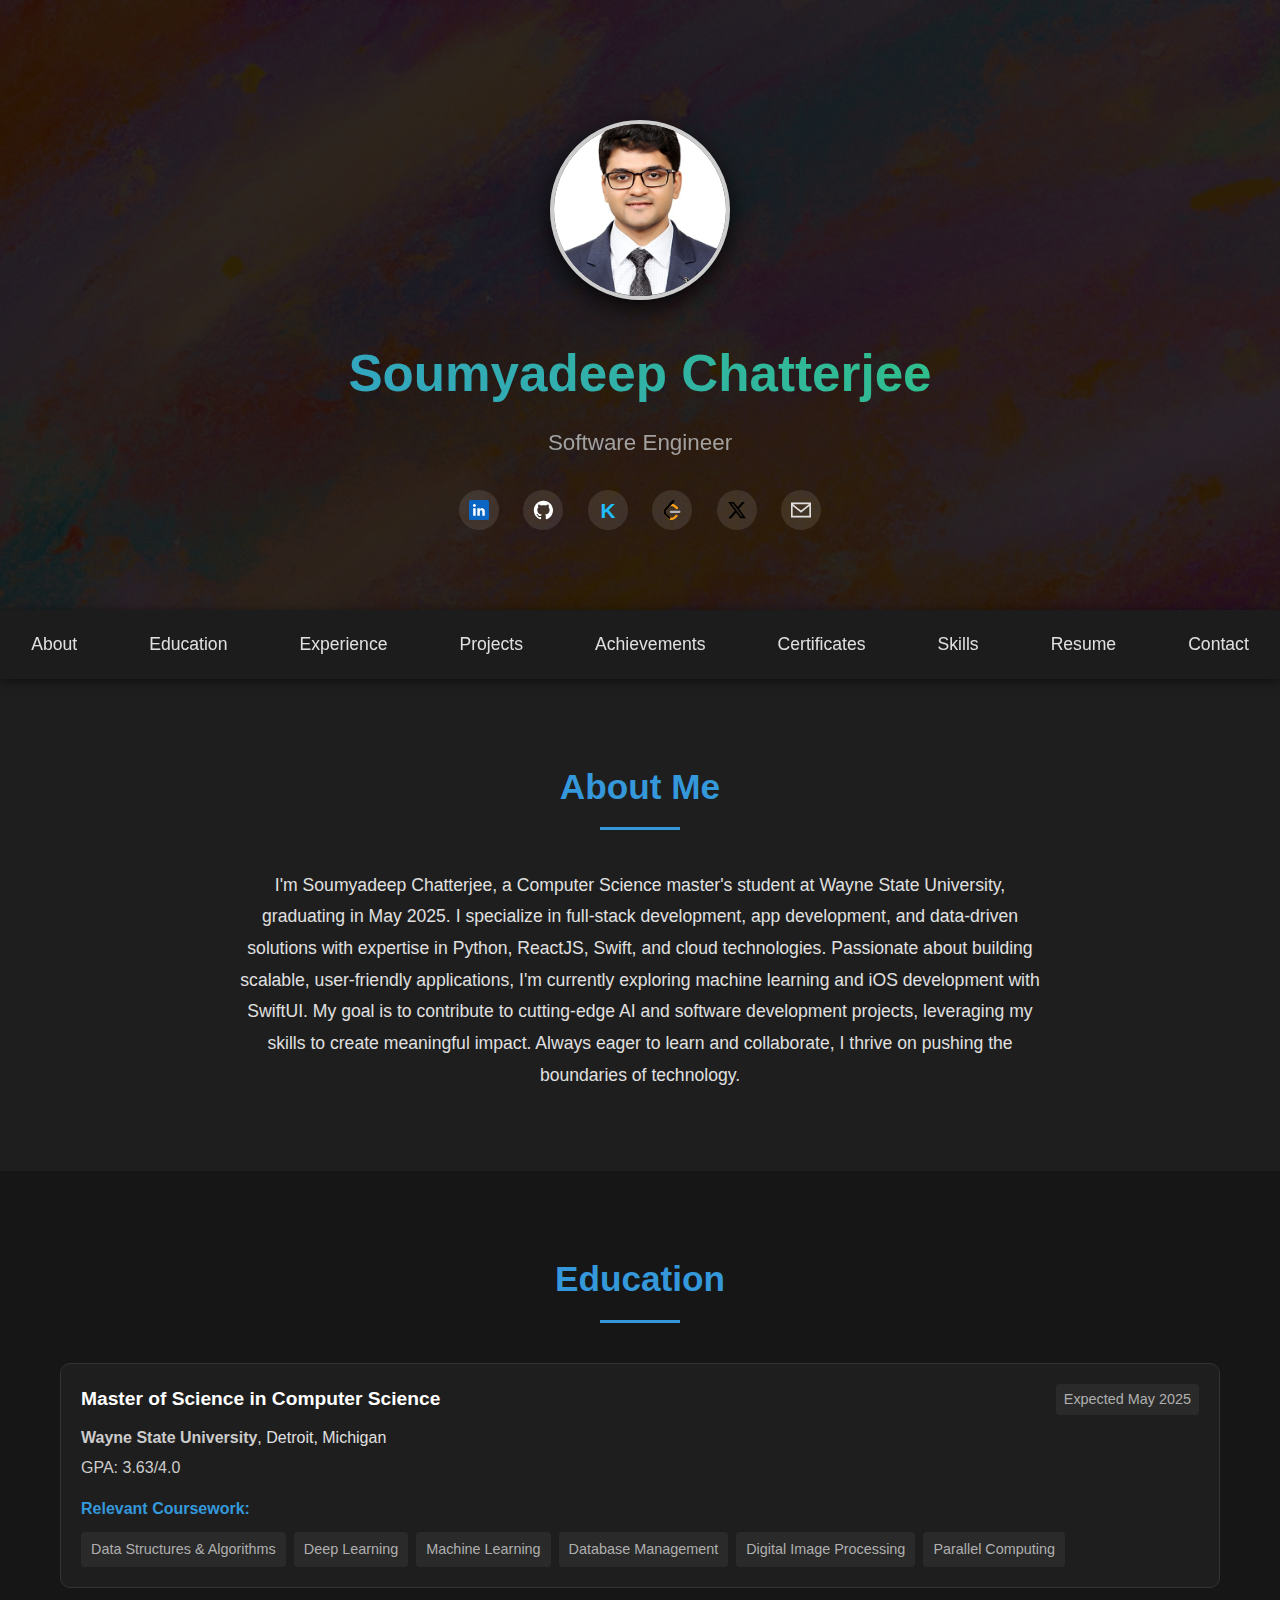
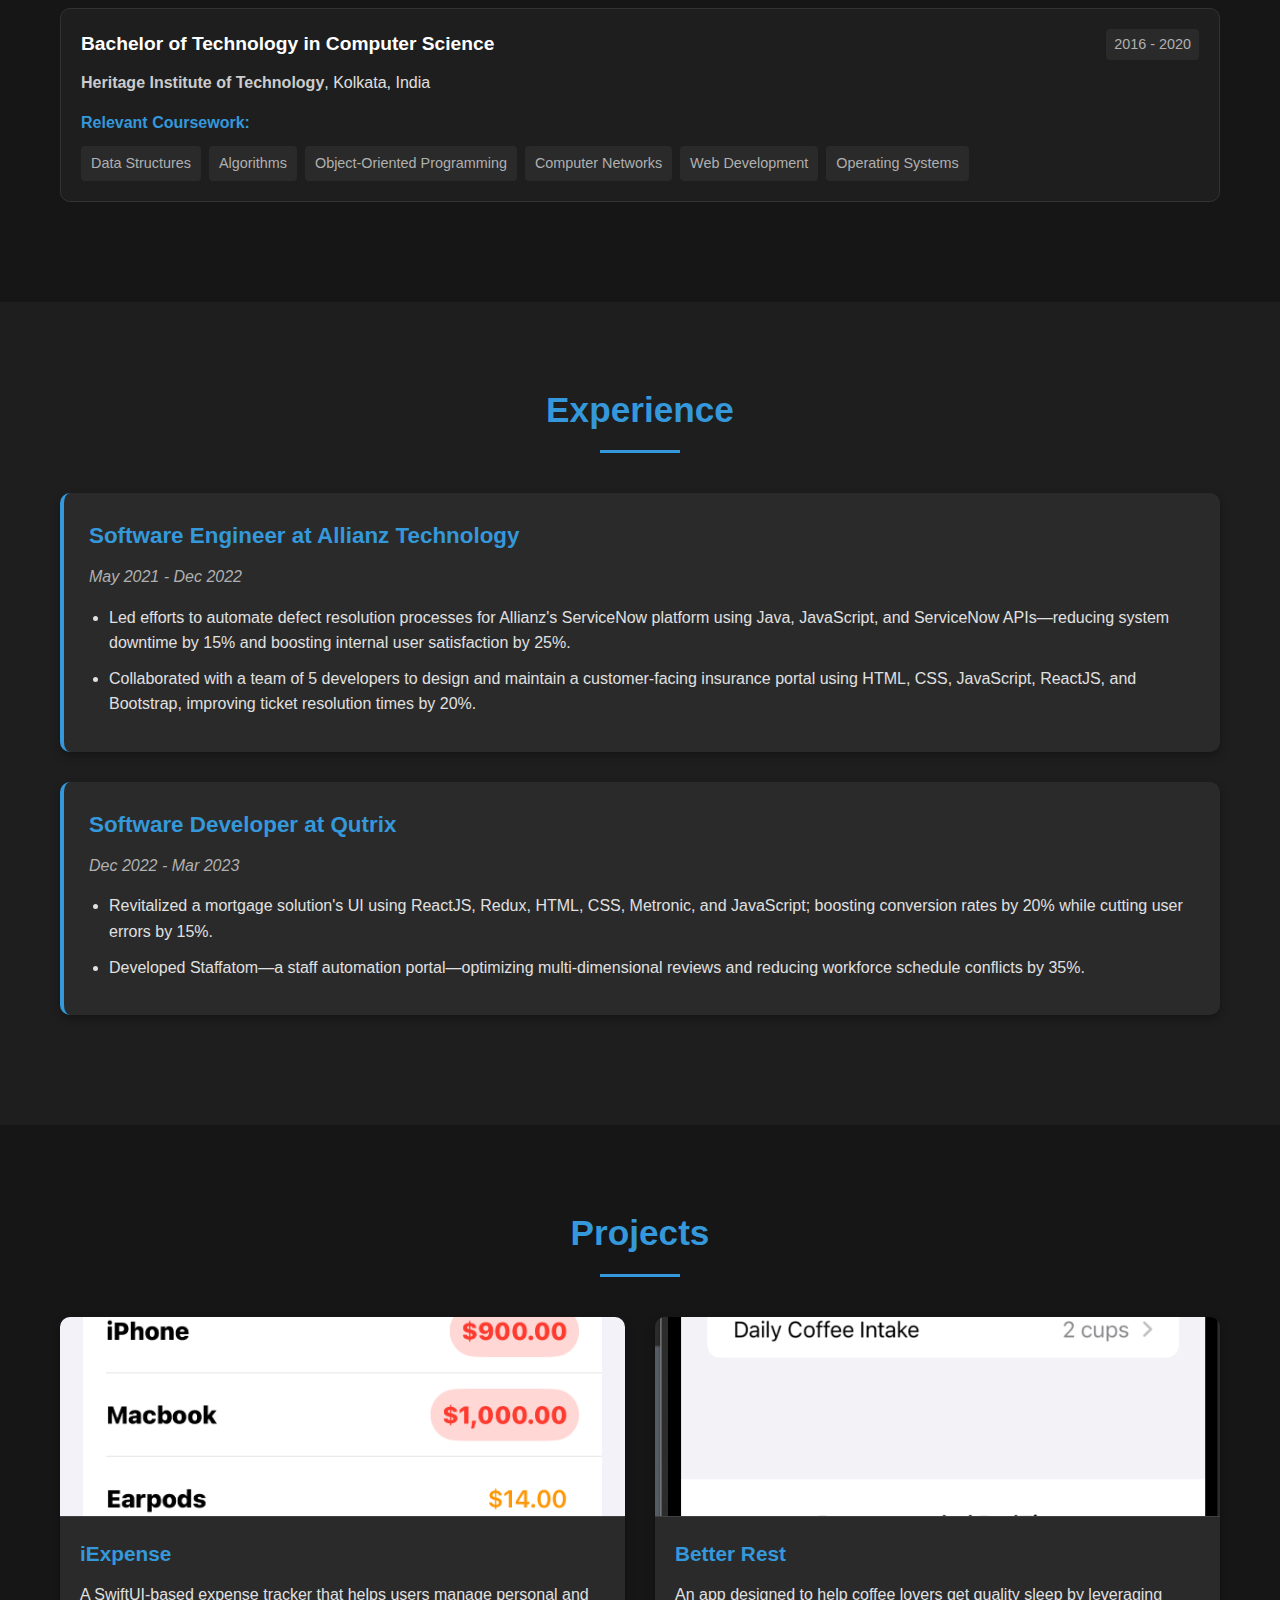
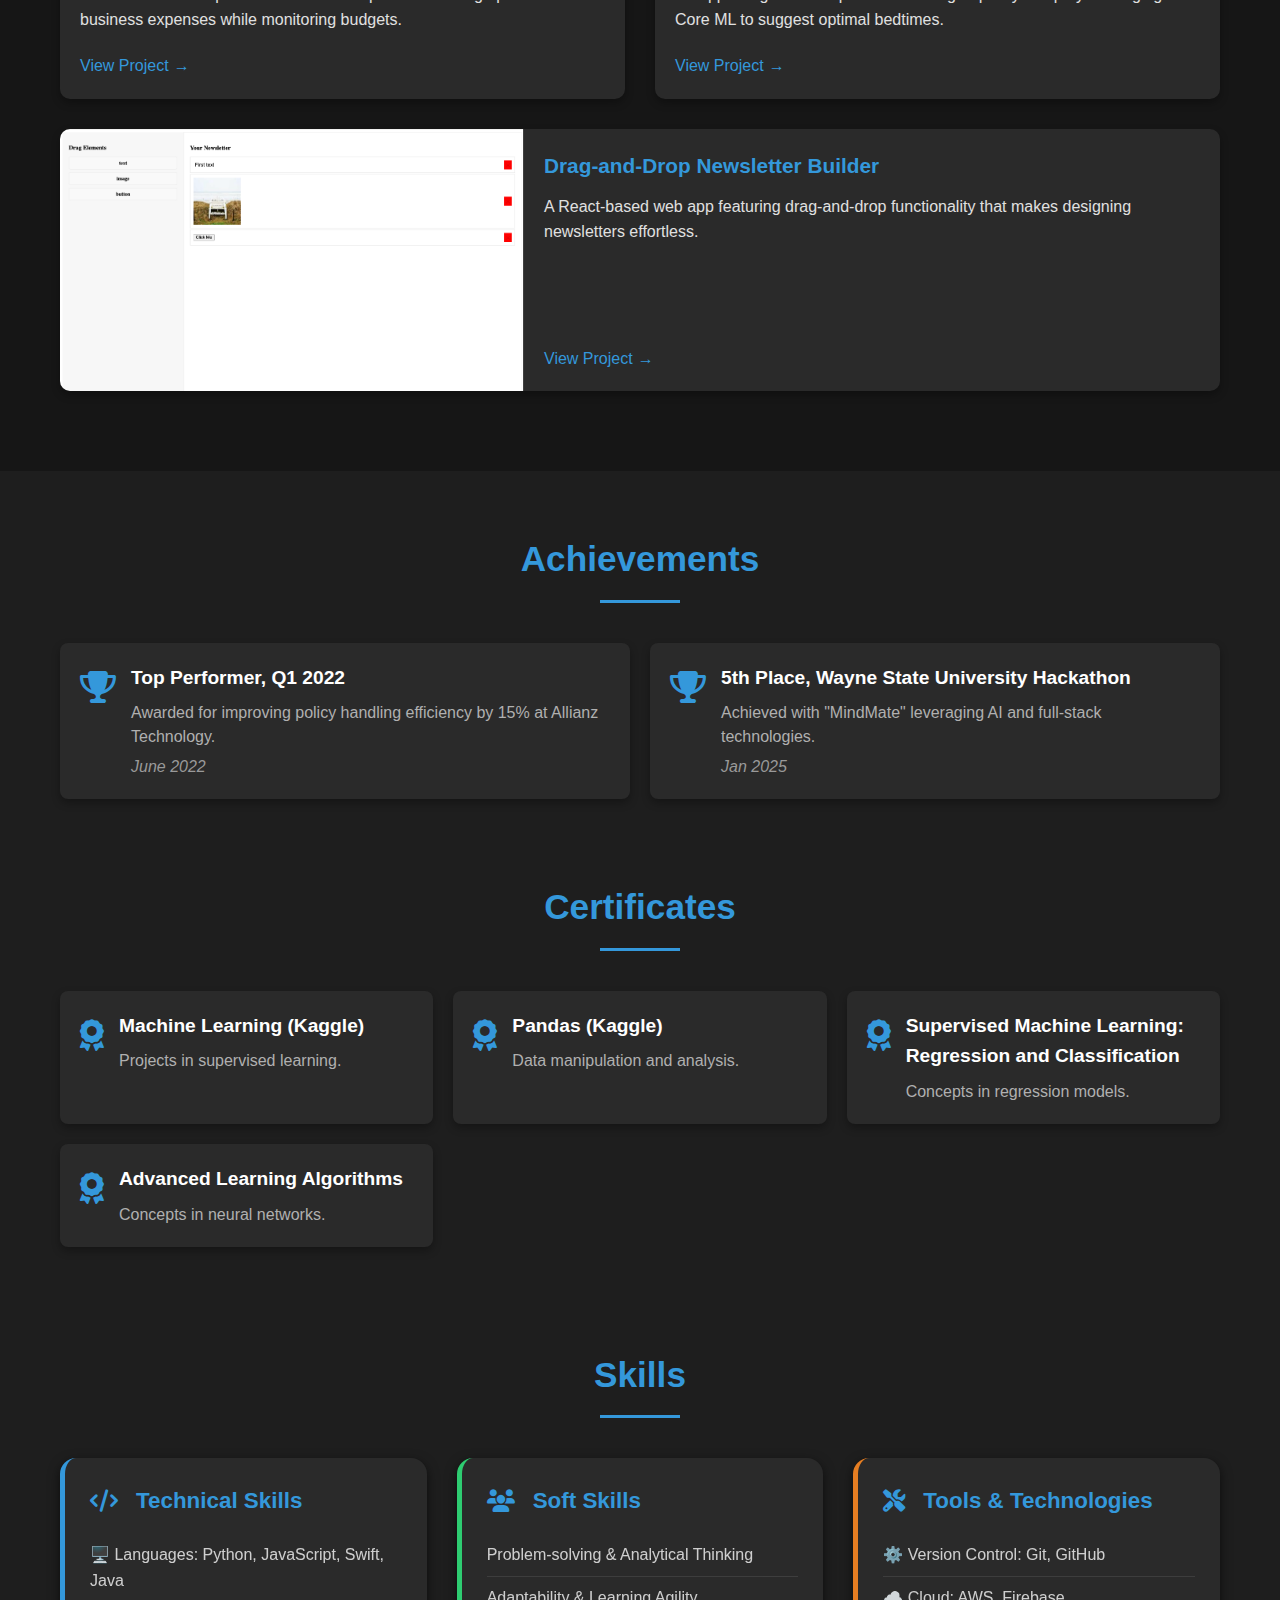
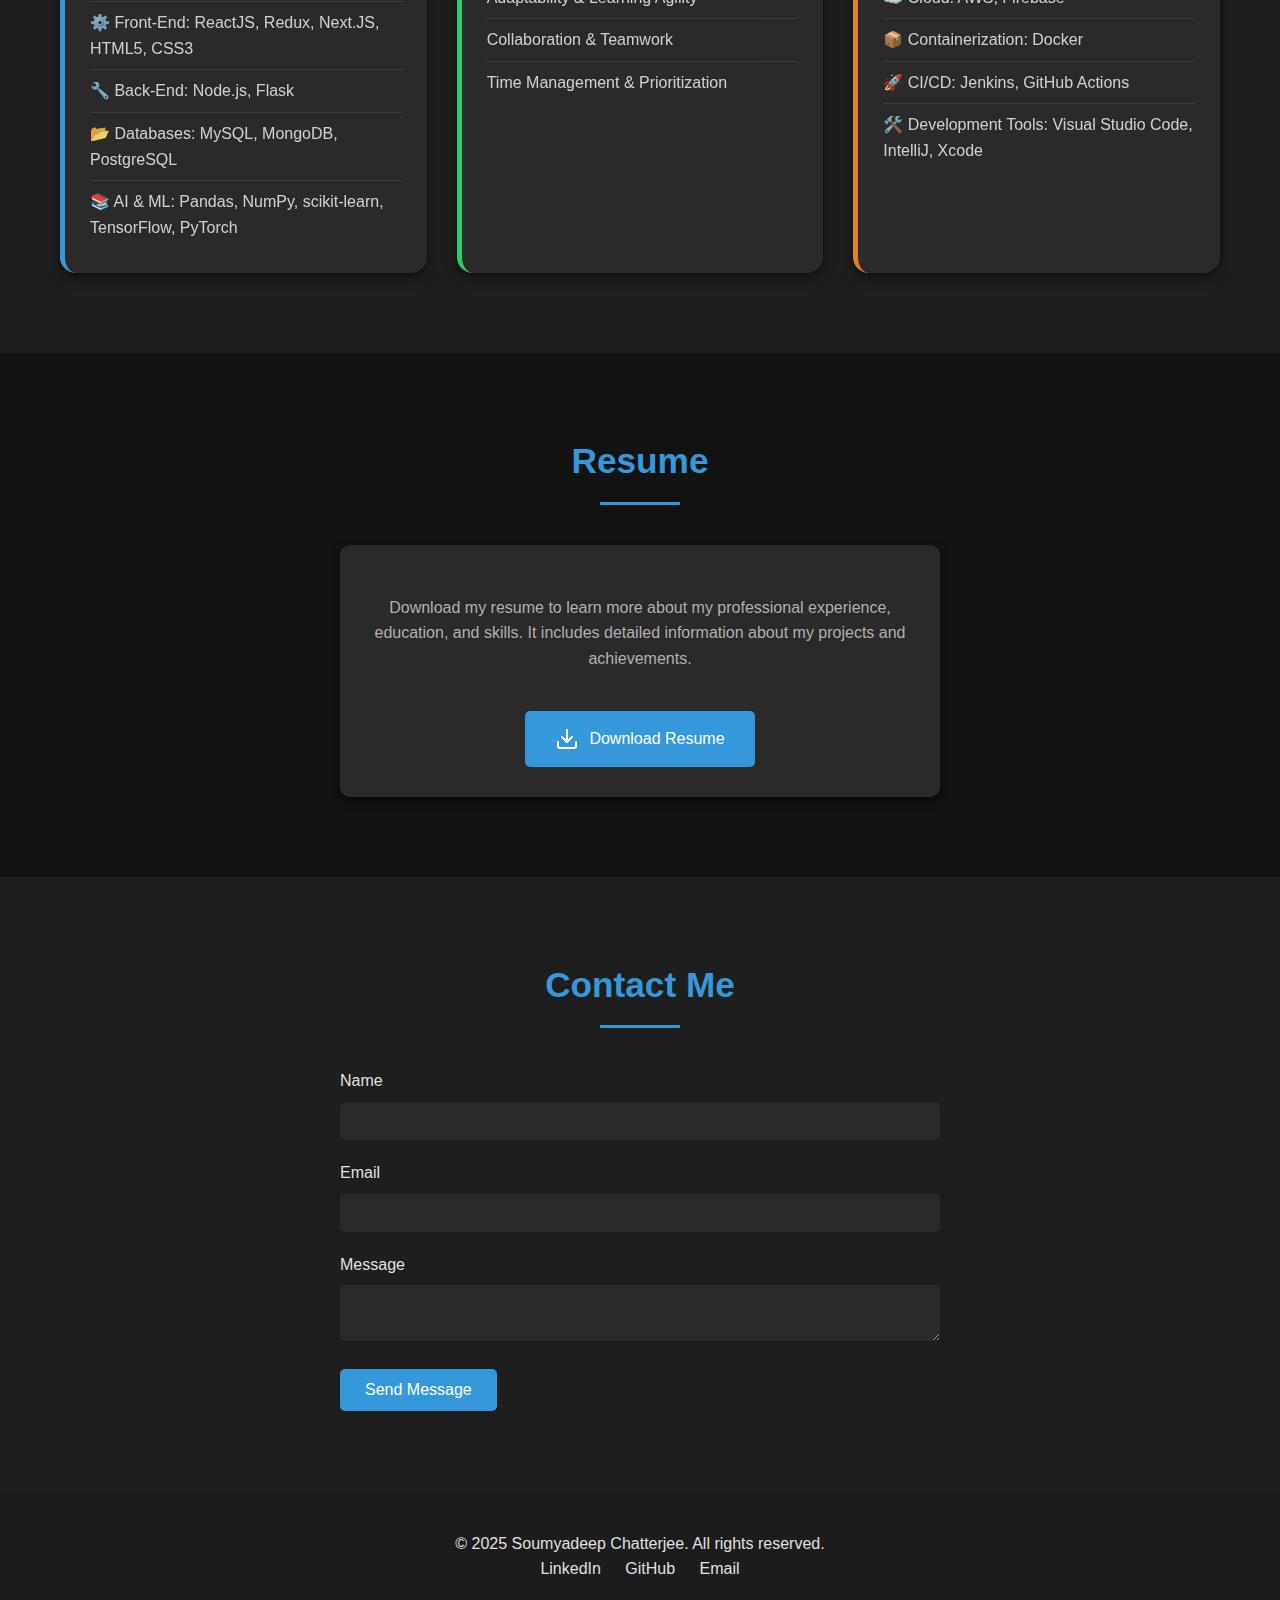
<file: index.html>
<!DOCTYPE html>
<html lang="en">

<head>
	<meta charset="UTF-8">
	<meta name="viewport" content="width=device-width, initial-scale=1.0">
	<meta name="description"
		content="Professional portfolio of Soumyadeep Chatterjee, a Software Engineer and Computer Science master's student at Wayne State University specializing in full-stack development, AI, and software engineering.">
	<link rel="icon" href="images/favicon.ico">
	<link rel="stylesheet" href="https://cdnjs.cloudflare.com/ajax/libs/font-awesome/6.4.0/css/all.min.css">
	<link rel="stylesheet" href="style.css">
	<title>Professional Portfolio || Soumyadeep Chatterjee</title>

</head>

<body>
	<header>
		<div class="container profile-container">
			<img src="images/ProfilePic.jpeg" alt="Profile Picture" class="profile-img">
			<h1>Soumyadeep Chatterjee</h1>
			<p>Software Engineer</p>
			<div class="header-social-links">
				<a href="https://www.linkedin.com/in/deep98/" target="_blank" aria-label="LinkedIn">
					<svg width="24" height="24" viewBox="0 0 24 24" xmlns="http://www.w3.org/2000/svg">
						<rect width="24" height="24" fill="#0A66C2" rx="2" ry="2" />
						<path fill="#FFFFFF"
							d="M8 19H5v-9h3v9zM6.5 8.25c-.966 0-1.75-.79-1.75-1.764S5.534 4.722 6.5 4.722 8.25 5.512 8.25 6.486 7.466 8.25 6.5 8.25zM19 19h-3v-4.74c0-1.42-.6-1.93-1.38-1.93-.78 0-1.62.51-1.62 1.93V19h-3v-9h2.9v1.3c.65-.84 1.69-1.4 2.7-1.4 1.55 0 3.36.86 3.36 3.66V19z" />
					</svg>
				</a>

				<a href="https://github.com/Soumya98-dev" target="_blank" aria-label="GitHub">
					<svg height="32" aria-hidden="true" viewBox="0 0 24 24" version="1.1" width="32" data-view-component="true"
						class="octicon octicon-mark-github v-align-middle" fill="white">
						<path
							d="M12.5.75C6.146.75 1 5.896 1 12.25c0 5.089 3.292 9.387 7.863 10.91.575.101.79-.244.79-.546 0-.273-.014-1.178-.014-2.142-2.889.532-3.636-.704-3.866-1.35-.13-.331-.69-1.352-1.18-1.625-.402-.216-.977-.748-.014-.762.906-.014 1.553.834 1.769 1.179 1.035 1.74 2.688 1.25 3.349.948.1-.747.402-1.25.733-1.538-2.559-.287-5.232-1.279-5.232-5.678 0-1.25.445-2.285 1.178-3.09-.115-.288-.517-1.467.115-3.048 0 0 .963-.302 3.163 1.179.92-.259 1.897-.388 2.875-.388.977 0 1.955.13 2.875.388 2.2-1.495 3.162-1.179 3.162-1.179.633 1.581.23 2.76.115 3.048.733.805 1.179 1.825 1.179 3.09 0 4.413-2.688 5.39-5.247 5.678.417.36.776 1.05.776 2.128 0 1.538-.014 2.774-.014 3.162 0 .302.216.662.79.547C20.709 21.637 24 17.324 24 12.25 24 5.896 18.854.75 12.5.75Z">
						</path>
					</svg>
				</a>

				<a href="https://www.kaggle.com/underwood98" target="_blank" aria-label="Kaggle">
					<svg width="20" height="20" viewBox="0 0 24 24" fill="none" xmlns="http://www.w3.org/2000/svg">
						<text x="50%" y="50%" text-anchor="middle" alignment-baseline="central" fill="#20BEFF"
							font-family="Arial, sans-serif" font-size="25" font-weight="bold">
							K
						</text>
					</svg>
				</a>

				<a href="https://leetcode.com/u/deep803/" target="_blank" aria-label="LeetCode">
					<svg width="95" height="111" viewBox="0 0 95 111" fill="none" xmlns="http://www.w3.org/2000/svg"
						class="h-full w-auto max-w-none">
						<path
							d="M68.0063 83.0664C70.5 80.5764 74.5366 80.5829 77.0223 83.0809C79.508 85.579 79.5015 89.6226 77.0078 92.1127L65.9346 103.17C55.7187 113.371 39.06 113.519 28.6718 103.513C28.6117 103.456 23.9861 98.9201 8.72653 83.957C-1.42528 74.0029 -2.43665 58.0749 7.11648 47.8464L24.9282 28.7745C34.4095 18.6219 51.887 17.5122 62.7275 26.2789L78.9048 39.362C81.6444 41.5776 82.0723 45.5985 79.8606 48.3429C77.6488 51.0873 73.635 51.5159 70.8954 49.3003L54.7182 36.2173C49.0488 31.6325 39.1314 32.2622 34.2394 37.5006L16.4274 56.5727C11.7767 61.5522 12.2861 69.574 17.6456 74.8292C28.851 85.8169 37.4869 94.2846 37.4969 94.2942C42.8977 99.496 51.6304 99.4184 56.9331 94.1234L68.0063 83.0664Z"
							fill="#FFA116"></path>
						<path fill-rule="evenodd" clip-rule="evenodd"
							d="M41.1067 72.0014C37.5858 72.0014 34.7314 69.1421 34.7314 65.615C34.7314 62.0879 37.5858 59.2286 41.1067 59.2286H88.1245C91.6454 59.2286 94.4997 62.0879 94.4997 65.615C94.4997 69.1421 91.6454 72.0014 88.1245 72.0014H41.1067Z"
							fill="#B3B3B3"></path>
						<path fill-rule="evenodd" clip-rule="evenodd"
							d="M49.9118 2.02335C52.3173 -0.55232 56.3517 -0.686894 58.9228 1.72277C61.494 4.13244 61.6284 8.17385 59.2229 10.7495L16.4276 56.5729C11.7768 61.552 12.2861 69.5738 17.6453 74.8292L37.4088 94.2091C39.9249 96.6764 39.968 100.72 37.505 103.24C35.042 105.761 31.0056 105.804 28.4895 103.337L8.72593 83.9567C-1.42529 74.0021 -2.43665 58.0741 7.1169 47.8463L49.9118 2.02335Z"
							fill="black"></path>
					</svg>
				</a>

				<a href="https://x.com/deepc98" target="_blank" aria-label="X(Twitter)">
					<svg viewBox="0 0 24 24" aria-hidden="true"
						class="r-4qtqp9 r-yyyyoo r-dnmrzs r-bnwqim r-lrvibr r-m6rgpd r-lrsllp r-18jsvk2 r-16y2uox r-8kz0gk">
						<g>
							<path
								d="M18.244 2.25h3.308l-7.227 8.26 8.502 11.24H16.17l-5.214-6.817L4.99 21.75H1.68l7.73-8.835L1.254 2.25H8.08l4.713 6.231zm-1.161 17.52h1.833L7.084 4.126H5.117z">
							</path>
						</g>
					</svg>
				</a>

				<a href="mailto:soumya.dc98@gmail.com" aria-label="Email">
					<svg width="20" height="20" fill="currentColor" viewBox="0 0 24 24">
						<path
							d="M0 3v18h24v-18h-24zm21.518 2l-9.518 7.713-9.518-7.713h19.036zm-19.518 14v-11.817l10 8.104 10-8.104v11.817h-20z" />
					</svg>
				</a>
			</div>
		</div>
	</header>

	<nav>
		<ul>
			<li><a href="#about">About</a></li>
			<li><a href="#education">Education</a></li>
			<li><a href="#experience">Experience</a></li>
			<li><a href="#projects">Projects</a></li>
			<li><a href="#achievements">Achievements</a></li>
			<li><a href="#certificates">Certificates</a></li>
			<li><a href="#skills">Skills</a></li>
			<li><a href="#resume-section">Resume</a></li>
			<li><a href="#contact">Contact</a></li>
		</ul>
	</nav>

	<section id="about">
		<div class="container">
			<h2>About Me</h2>
			<div class="about-content">
				<p>I'm Soumyadeep Chatterjee, a Computer Science master's student at Wayne State University, graduating
					in May 2025. I specialize in full-stack development, app development, and data-driven solutions with
					expertise in Python, ReactJS, Swift, and cloud technologies. Passionate about building scalable,
					user-friendly applications, I'm currently exploring machine learning and iOS development with
					SwiftUI. My goal is to contribute to cutting-edge AI and software development projects, leveraging
					my skills to create meaningful impact. Always eager to learn and collaborate, I thrive on pushing
					the boundaries of technology.</p>
			</div>
		</div>
	</section>

	<section id="education">
		<div class="container">
			<h2>Education</h2>

			<!-- Master's Degree -->
			<div class="education-item">
				<div class="education-top">
					<h3>Master of Science in Computer Science</h3>
					<span class="education-period">Expected May 2025</span>
				</div>
				<div class="education-details">
					<strong>Wayne State University</strong>, Detroit, Michigan
					<div class="gpa">GPA: 3.63/4.0</div>
				</div>
				<div class="courses">
					<h4>Relevant Coursework:</h4>
					<ul class="course-list">
						<li>Data Structures & Algorithms</li>
						<li>Deep Learning</li>
						<li>Machine Learning</li>
						<li>Database Management</li>
						<li>Digital Image Processing</li>
						<li>Parallel Computing</li>
					</ul>
				</div>
			</div>

			<!-- Bachelor's Degree -->
			<div class="education-item">
				<div class="education-top">
					<h3>Bachelor of Technology in Computer Science</h3>
					<span class="education-period">2016 - 2020</span>
				</div>
				<div class="education-details">
					<strong>Heritage Institute of Technology</strong>, Kolkata, India
				</div>
				<div class="courses">
					<h4>Relevant Coursework:</h4>
					<ul class="course-list">
						<li>Data Structures</li>
						<li>Algorithms</li>
						<li>Object-Oriented Programming</li>
						<li>Computer Networks</li>
						<li>Web Development</li>
						<li>Operating Systems</li>
					</ul>
				</div>
			</div>
		</div>
	</section>


	<section id="experience">
		<div class="container">
			<h2>Experience</h2>
			<div class="experience-item">
				<h3>Software Engineer at Allianz Technology</h3>
				<p class="date">May 2021 - Dec 2022</p>
				<ul>
					<li>Led efforts to automate defect resolution processes for Allianz's ServiceNow platform using
						Java, JavaScript, and ServiceNow APIs—reducing system downtime by 15% and boosting internal user
						satisfaction by 25%.</li>
					<li>Collaborated with a team of 5 developers to design and maintain a customer-facing insurance
						portal using HTML, CSS, JavaScript, ReactJS, and Bootstrap, improving ticket resolution times by
						20%.</li>
				</ul>
			</div>
			<div class="experience-item">
				<h3>Software Developer at Qutrix</h3>
				<p class="date">Dec 2022 - Mar 2023</p>
				<ul>
					<li>Revitalized a mortgage solution's UI using ReactJS, Redux, HTML, CSS, Metronic, and JavaScript;
						boosting conversion rates by 20% while cutting user errors by 15%.</li>
					<li>Developed Staffatom—a staff automation portal—optimizing multi-dimensional reviews and reducing
						workforce schedule conflicts by 35%.</li>
				</ul>
			</div>
		</div>
	</section>

	<section id="projects">
		<div class="container">
			<h2>Projects</h2>
			<div class="projects-grid">
				<div class="project-card">
					<img src="images/iExpense.png" alt="iExpense Project">
					<div class="project-content">
						<h3>iExpense</h3>
						<p>A SwiftUI-based expense tracker that helps users manage personal and business expenses while
							monitoring budgets.</p>
						<div class="project-links">
							<a href="https://github.com/Soumya98-dev/iExpense" class="project-link">View Project
								<span>&rarr;</span></a>
						</div>
					</div>
				</div>
				<div class="project-card">
					<img src="images/BetterRest.png" alt="Better Rest Project">
					<div class="project-content">
						<h3>Better Rest</h3>
						<p>An app designed to help coffee lovers get quality sleep by leveraging Core ML to suggest
							optimal bedtimes.</p>
						<div class="project-links">
							<a href="https://github.com/Soumya98-dev/BetterRest" class="project-link">View Project
								<span>&rarr;</span></a>
						</div>
					</div>
				</div>
				<div class="project-card featured-project">
					<img src="images/responsivenewsletter.png" alt="Newsletter Builder Project">
					<div class="project-content">
						<h3>Drag-and-Drop Newsletter Builder</h3>
						<p>A React-based web app featuring drag-and-drop functionality that makes designing newsletters
							effortless.</p>
						<div class="project-links">
							<a href="https://github.com/Soumya98-dev/Responsive-NewsLetter-Builder" class="project-link">View Project
								<span>&rarr;</span></a>
						</div>
					</div>
				</div>
			</div>
		</div>
	</section>

	<section id="achievements">
		<div class="container">
			<h2>Achievements</h2>
			<div class="achievement-grid">
				<!-- Achievement Card 1 -->
				<div class="achievement-card">
					<div class="achievement-icon">
						<i class="fas fa-trophy"></i>
					</div>
					<div class="achievement-content">
						<h3>Top Performer, Q1 2022</h3>
						<p>
							Awarded for improving policy handling efficiency by 15% at Allianz Technology.
							<span class="date-info">June 2022</span>
						</p>
					</div>
				</div>
				<!-- Achievement Card 2 -->
				<div class="achievement-card">
					<div class="achievement-icon">
						<i class="fas fa-trophy"></i>
					</div>
					<div class="achievement-content">
						<h3>5th Place, Wayne State University Hackathon</h3>
						<p>
							Achieved with "MindMate" leveraging AI and full-stack technologies.
							<span class="date-info">Jan 2025</span>
						</p>
					</div>
				</div>
			</div>
		</div>
	</section>


	<section id="certificates">
		<div class="container">
			<h2>Certificates</h2>
			<div class="certificate-grid">
				<div class="certificate-card">
					<div class="certificate-icon">
						<i class="fas fa-award"></i>
					</div>
					<div class="certificate-content">
						<h3>Machine Learning (Kaggle)</h3>
						<p>Projects in supervised learning.</p>
					</div>
				</div>

				<div class="certificate-card">
					<div class="certificate-icon">
						<i class="fas fa-award"></i>
					</div>
					<div class="certificate-content">
						<h3>Pandas (Kaggle)</h3>
						<p>Data manipulation and analysis.</p>
					</div>
				</div>

				<div class="certificate-card">
					<div class="certificate-icon">
						<i class="fas fa-award"></i>
					</div>
					<div class="certificate-content">
						<a href="https://www.coursera.org/account/accomplishments/verify/1ZRPS9Y24BPV" target="_blank">
							<h3>Supervised Machine Learning: Regression and Classification</h3>
						</a>
						<p>
							Concepts in regression models.

						</p>
					</div>
				</div>

				<div class="certificate-card">
					<div class="certificate-icon">
						<i class="fas fa-award"></i>
					</div>
					<div class="certificate-content">
						<a href="https://www.coursera.org/account/accomplishments/verify/KVAZCKUZN4LF" target="_blank">
							<h3>Advanced Learning Algorithms</h3>
						</a>
						<p>
							Concepts in neural networks.

						</p>
					</div>
				</div>
			</div>
		</div>
	</section>


	<section id="skills">
		<div class="container">
			<h2>Skills</h2>
			<div class="skills-grid">

				<div class="skill-category tech-skills">
					<h3><i class="fas fa-code"></i> Technical Skills</h3>
					<ul>
						<li><strong>🖥️ Languages:</strong> Python, JavaScript, Swift, Java</li>
						<li><strong>⚙️ Front-End:</strong> ReactJS, Redux, Next.JS, HTML5, CSS3</li>
						<li><strong>🔧 Back-End:</strong> Node.js, Flask</li>
						<li><strong>📂 Databases:</strong> MySQL, MongoDB, PostgreSQL</li>
						<li><strong>📚 AI & ML:</strong> Pandas, NumPy, scikit-learn, TensorFlow, PyTorch</li>
					</ul>
				</div>

				<div class="skill-category soft-skills">
					<h3><i class="fas fa-users"></i> Soft Skills</h3>
					<ul>
						<li>Problem-solving & Analytical Thinking</li>
						<li>Adaptability & Learning Agility</li>
						<li>Collaboration & Teamwork</li>
						<li>Time Management & Prioritization</li>
					</ul>
				</div>

				<div class="skill-category tools-tech">
					<h3><i class="fas fa-tools"></i> Tools & Technologies</h3>
					<ul>
						<li><strong>⚙️ Version Control:</strong> Git, GitHub</li>
						<li><strong>☁️ Cloud:</strong> AWS, Firebase</li>
						<li><strong>📦 Containerization:</strong> Docker</li>
						<li><strong>🚀 CI/CD:</strong> Jenkins, GitHub Actions</li>
						<li><strong>🛠️ Development Tools:</strong> Visual Studio Code, IntelliJ, Xcode</li>
					</ul>
				</div>
			</div>
	</section>

	<section id="resume-section">
		<div class="container">
			<h2>Resume</h2>
			<div class="resume-container">
				<p class="resume-description">
					Download my resume to learn more about my professional experience, education, and skills. It
					includes detailed information about my projects and achievements.
				</p>
				<a href="https://drive.google.com/file/d/1-LgebzDc6V-mtD7rW3RSf1DK0zYm5Ldo/view?usp=sharing" target="_blank"
					rel="noopener noreferrer" class="resume-download">
					<svg width="24" height="24" viewBox="0 0 24 24" fill="none" stroke="currentColor" stroke-width="2"
						stroke-linecap="round" stroke-linejoin="round">
						<path d="M21 15v4a2 2 0 0 1-2 2H5a2 2 0 0 1-2-2v-4" />
						<polyline points="7 10 12 15 17 10" />
						<line x1="12" y1="15" x2="12" y2="3" />
					</svg>
					Download Resume
				</a>
			</div>
		</div>
	</section>

	<section id="contact">
		<div class="container">
			<h2>Contact Me</h2>
			<form class="contact-form" action="https://formspree.io/f/xlddknng" method="POST">
				<div class="form-group">
					<label for="name">Name</label>
					<input type="text" id="name" name="name" required>
				</div>
				<div class="form-group">
					<label for="email">Email</label>
					<input type="email" id="email" name="email" required>
				</div>
				<div class="form-group">
					<label for="message">Message</label>
					<textarea id="message" name="message" required></textarea>
				</div>
				<input type="hidden" name="_subject" value="New Contact Form Submission">
				<input type="hidden" name="_next" value="https://soumya98-dev.github.io/thanks.html">
				<button type="submit">Send Message</button>
			</form>
		</div>
	</section>

	<footer>
		<div class="container">
			<p>© 2025 Soumyadeep Chatterjee. All rights reserved.</p>
			<div class="social-links">
				<a href="https://www.linkedin.com/in/deep98/">LinkedIn</a>
				<a href="https://github.com/Soumya98-dev">GitHub</a>
				<a href="mailto:soumya.dc98@gmail.com">Email</a>
			</div>
		</div>
	</footer>

	<script>
		window.addEventListener('scroll', function () {
			const nav = document.querySelector('nav');
			if (window.scrollY > 100) {
				nav.classList.add('scrolled');
			} else {
				nav.classList.remove('scrolled');
			}
		});
	</script>
</body>

</html>
</file>
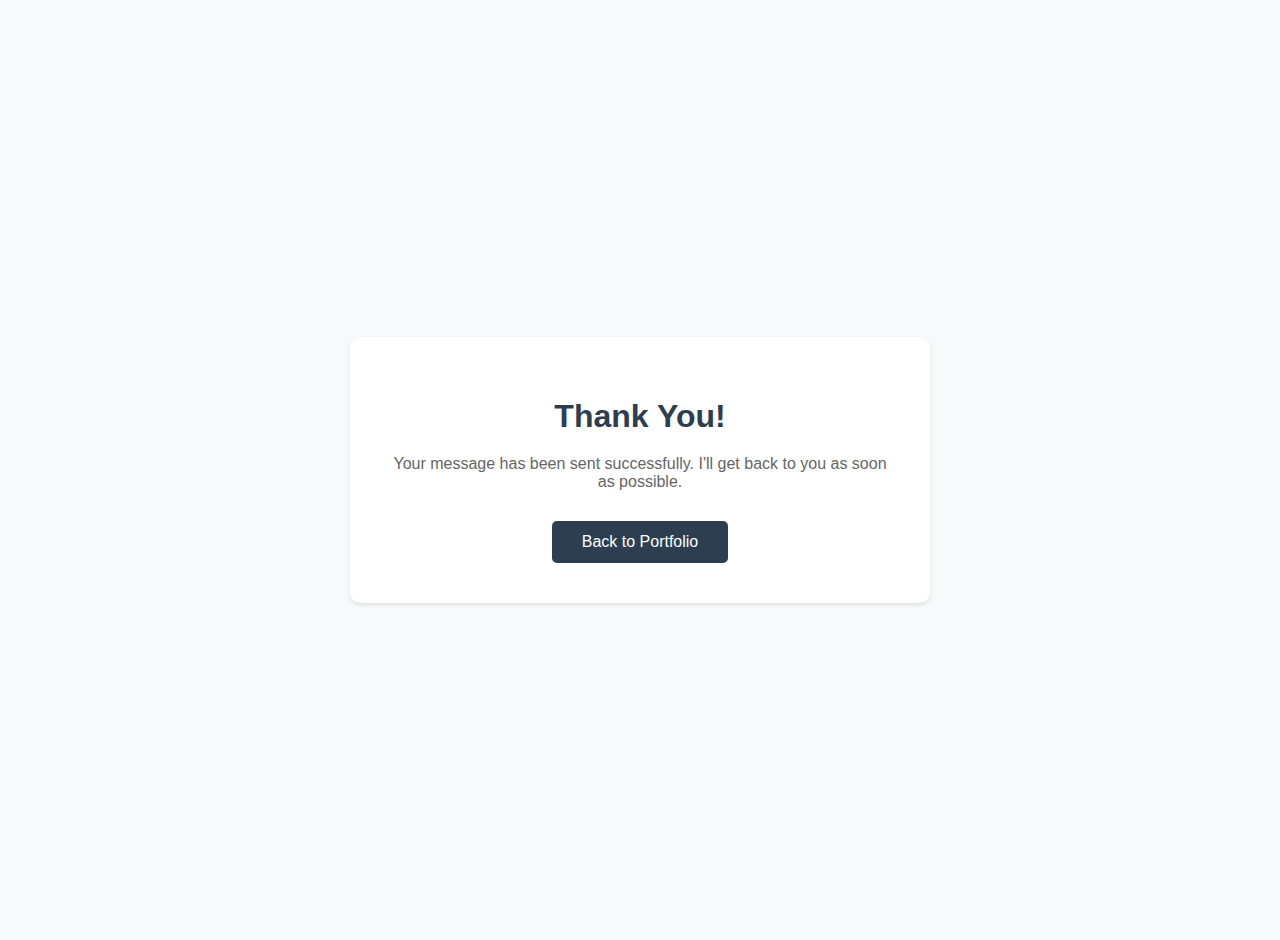
<file: thanks.html>
<!DOCTYPE html>
<html lang="en">

<head>
    <meta charset="UTF-8">
    <meta name="viewport" content="width=device-width, initial-scale=1.0">
    <title>Thank You || Soumyadeep Chatterjee</title>
    <style>
        body {
            font-family: -apple-system, BlinkMacSystemFont, 'Segoe UI', Roboto, Oxygen, Ubuntu, Cantarell, sans-serif;
            display: flex;
            flex-direction: column;
            align-items: center;
            justify-content: center;
            height: 100vh;
            margin: 0;
            background-color: #f8f9fa;
            text-align: center;
            padding: 20px;
        }

        .message {
            background: white;
            padding: 40px;
            border-radius: 10px;
            box-shadow: 0 2px 4px rgba(0, 0, 0, 0.1);
            max-width: 500px;
            width: 90%;
        }

        h1 {
            color: #2c3e50;
            margin-bottom: 20px;
        }

        p {
            color: #666;
            margin-bottom: 30px;
        }

        .button {
            display: inline-block;
            padding: 12px 30px;
            background: #2c3e50;
            color: white;
            text-decoration: none;
            border-radius: 5px;
            transition: background 0.2s;
        }

        .button:hover {
            background: #3498db;
        }
    </style>
</head>

<body>
    <div class="message">
        <h1>Thank You!</h1>
        <p>Your message has been sent successfully. I'll get back to you as soon as possible.</p>
        <a href="index.html" class="button">Back to Portfolio</a>
    </div>
</body>

</html>
</file>
<file: style.css>
* {
  margin: 0;
  padding: 0;
  box-sizing: border-box;
  font-family: -apple-system, BlinkMacSystemFont, "Segoe UI", Roboto, Oxygen,
    Ubuntu, Cantarell, sans-serif;
}

body {
  line-height: 1.6;
  color: #e0e0e0;
  background-color: #121212;
}

.container {
  max-width: 1200px;
  margin: 0 auto;
  padding: 0 20px;
}

/* Header */
header {
  background: linear-gradient(rgba(0, 0, 0, 0.7), rgba(0, 0, 0, 0.7)),
    url("images/OpenAI Academy.webp") no-repeat center center;
  background-size: cover;
  background-attachment: fixed;
  padding: 120px 0 80px;
  position: relative;
}

header::before {
  content: "";
  position: absolute;
  top: 0;
  left: 0;
  right: 0;
  bottom: 0;
  background: rgba(0, 0, 0, 0.4);
  z-index: 0;
}

.profile-container {
  position: relative;
  z-index: 1;
  text-align: center;
}

.profile-img {
  width: 180px;
  height: 180px;
  border-radius: 50%;
  margin-bottom: 25px;
  border: 4px solid rgba(224, 224, 224, 0.9);
  box-shadow: 0 8px 25px rgba(0, 0, 0, 0.8);
  transition: transform 0.3s ease, box-shadow 0.3s ease;
  object-fit: cover;
}

.profile-img:hover {
  transform: scale(1.05);
  box-shadow: 0 6px 20px rgba(0, 0, 0, 0.7);
}

header h1 {
  font-size: 3.2em;
  font-weight: 700;
  margin-bottom: 10px;
  background: linear-gradient(45deg, #3498db, #2ecc71);
  -webkit-background-clip: text;
  background-clip: text;
  -webkit-text-fill-color: transparent;
  text-shadow: none;
}

header p {
  font-size: 1.4em;
  opacity: 0.9;
  margin-bottom: 30px;
  font-weight: 300;
  color: #b0b0b0;
}

.header-social-links {
  margin-top: 20px;
}

.header-social-links a {
  display: inline-flex;
  align-items: center;
  justify-content: center;
  width: 40px;
  height: 40px;
  border-radius: 50%;
  background: rgba(255, 255, 255, 0.1);
  color: #e0e0e0;
  margin: 0 10px;
  transition: all 0.3s ease;
  text-decoration: none;
}

.header-social-links a:hover {
  background: rgba(255, 255, 255, 0.2);
  transform: translateY(-2px);
}

/* Force all icons (inline SVG or <i> elements) to the same size */
.header-social-links a svg,
.header-social-links a i {
  width: 20px; /* or 18px, 24px—whatever you prefer */
  height: 20px;
  /* If using Font Awesome <i>, 'font-size' can also help */
  font-size: 20px;
  /* Keep line-height small so the icon is centered vertically */
  line-height: 1;
}

/* Navigation */
nav {
  background: rgba(30, 30, 30, 0.95);
  padding: 20px 0;
  position: sticky;
  top: 0;
  z-index: 100;
  backdrop-filter: blur(10px);
  box-shadow: 0 2px 10px rgba(0, 0, 0, 0.5);
  transition: padding 0.3s ease, background 0.3s ease;
}

nav ul {
  list-style: none;
  display: flex;
  justify-content: center;
  gap: 40px;
  flex-wrap: wrap;
}

nav.scrolled {
  padding: 10px 0;
  background: rgba(10, 10, 10, 0.95);
}

nav a {
  color: #e0e0e0;
  text-decoration: none;
  font-weight: 500;
  font-size: 1.1em;
  padding: 8px 16px;
  border-radius: 20px;
  transition: all 0.3s ease;
}

nav a:hover {
  background: rgba(255, 255, 255, 0.1);
  color: #3498db;
}

/* Sections */
section {
  padding: 80px 0;
  background-color: #1e1e1e;
}

section:nth-of-type(even) {
  background-color: #161616;
}

section h2 {
  text-align: center;
  margin-bottom: 40px;
  color: #3498db;
  font-size: 2.2em;
  position: relative;
  padding-bottom: 15px;
}

section h2::after {
  content: "";
  position: absolute;
  bottom: 0;
  left: 50%;
  width: 80px;
  height: 3px;
  background: #3498db;
  transform: translateX(-50%);
}

/* About */
.about-content {
  max-width: 800px;
  margin: 0 auto;
  text-align: center;
  font-size: 1.1em;
  line-height: 1.8;
}

/* Education */
.education-item {
  background-color: #1e1e1e; /* Matches your dark theme */
  border: 1px solid #333; /* Subtle border */
  padding: 20px;
  border-radius: 10px;
  margin-bottom: 20px;
  transition: transform 0.3s ease, box-shadow 0.3s ease;
}

.education-item:hover {
  transform: translateY(-3px);
  box-shadow: 0 6px 12px rgba(0, 0, 0, 0.5);
}

.education-top {
  display: flex;
  flex-wrap: wrap; /* So date wraps nicely on small screens */
  justify-content: space-between;
  align-items: center;
  margin-bottom: 10px;
}

.education-top h3 {
  margin: 0;
  font-size: 1.2rem;
  color: #fff; /* Title color */
}

.education-period {
  background: #2a2a2a;
  color: #b0b0b0;
  padding: 4px 8px;
  border-radius: 4px;
  font-size: 0.9rem;
}

.education-details {
  margin-bottom: 10px;
}

.education-details strong {
  color: #ccc;
  font-weight: 600;
}

.gpa {
  margin-top: 5px;
  color: #ccc;
  font-weight: 400;
}

.courses h4 {
  margin: 15px 0 10px;
  color: #3498db; /* Accent color for subheading */
}

.course-list {
  display: flex;
  flex-wrap: wrap;
  gap: 8px;
  list-style: none;
  padding-left: 0; /* Remove default list padding */
  margin: 0;
}

.course-list li {
  background: #2a2a2a;
  padding: 6px 10px;
  border-radius: 4px;
  color: #b0b0b0;
  font-size: 0.9rem;
  transition: background 0.3s;
}

.course-list li:hover {
  background: #333;
  cursor: default;
}

/* Experience */
.experience-item {
  margin-bottom: 30px;
  padding: 25px;
  border-radius: 10px;
  background: #2a2a2a;
  border-left: 4px solid #3498db;
  color: #e0e0e0;
  box-shadow: 0 4px 8px rgba(0, 0, 0, 0.3);
  transition: transform 0.3s ease, box-shadow 0.3s ease;
}

.experience-item:hover {
  transform: translateY(-5px);
  box-shadow: 0 6px 12px rgba(0, 0, 0, 0.5);
}

.experience-item h3 {
  color: #3498db;
  margin-bottom: 10px;
  font-size: 1.4em;
}

.experience-item .date {
  color: #b0b0b0;
  font-style: italic;
  margin-bottom: 15px;
}

.experience-item ul {
  padding-left: 20px;
}

.experience-item li {
  margin-bottom: 10px;
}

/* Projects */
.projects-grid {
  display: grid;
  grid-template-columns: repeat(auto-fit, minmax(300px, 1fr));
  gap: 30px;
  margin-top: 40px;
}

.project-card {
  background: #2a2a2a;
  border-radius: 10px;
  overflow: hidden;
  box-shadow: 0 4px 8px rgba(0, 0, 0, 0.3);
  transition: transform 0.3s ease, box-shadow 0.3s ease;
  display: flex;
  flex-direction: column;
}

.project-card img {
  width: 100%;
  height: 200px;
  object-fit: cover;
  border-bottom: 1px solid #404040;
}

.project-card.featured-project {
  grid-column: span 2;
  flex-direction: row;
  align-items: stretch;
}

.project-card.featured-project img {
  width: 40%;
  height: auto;
  object-fit: cover;
  border-right: 1px solid #404040;
  border-bottom: none;
}

.project-card.featured-project .project-content {
  width: 60%;
}

.project-content {
  padding: 20px;
  display: flex;
  flex-direction: column;
  flex-grow: 1;
}

.project-card h3 {
  color: #3498db;
  margin-bottom: 12px;
  font-size: 1.3em;
}

.project-card p {
  color: #e0e0e0;
  margin-bottom: 20px;
  flex-grow: 1;
}

.project-links {
  margin-top: auto;
}

.project-link {
  color: #3498db;
  text-decoration: none;
  font-weight: 500;
  display: inline-flex;
  align-items: center;
  transition: transform 0.2s ease;
}

.project-link span {
  margin-left: 5px;
  transition: transform 0.2s ease;
}

.project-link:hover span {
  transform: translateX(3px);
}

.project-card:hover {
  transform: translateY(-5px);
  box-shadow: 0 8px 16px rgba(0, 0, 0, 0.5);
}

/* Achievements & Certificates Sections */
/* Achievements Section */
#achievements {
  padding: 60px 0; /* Adjust if needed to reduce big gaps */
  background-color: #1e1e1e;
}

#achievements h2 {
  text-align: center;
  margin-bottom: 40px;
  color: #3498db;
  font-size: 2.2em;
  position: relative;
  padding-bottom: 15px;
}

#achievements h2::after {
  content: "";
  position: absolute;
  bottom: 0;
  left: 50%;
  width: 80px;
  height: 3px;
  background: #3498db;
  transform: translateX(-50%);
}

/* Achievements Grid */
.achievement-grid {
  display: grid;
  gap: 20px;
  grid-template-columns: repeat(auto-fit, minmax(300px, 1fr));
}

/* Individual Achievement Card */
.achievement-card {
  background: #2a2a2a;
  border-radius: 8px;
  padding: 20px;
  display: flex;
  gap: 15px;
  align-items: flex-start;
  box-shadow: 0 4px 8px rgba(0, 0, 0, 0.3);
  transition: transform 0.3s ease, box-shadow 0.3s ease;
}

.achievement-card:hover {
  transform: translateY(-3px);
  box-shadow: 0 6px 12px rgba(0, 0, 0, 0.5);
}

/* Trophy Icon */
.achievement-icon {
  font-size: 2em;
  color: #3498db;
  flex-shrink: 0;
}

/* Achievement Content */
.achievement-content h3 {
  color: #fff;
  margin-bottom: 8px;
  font-size: 1.2em;
}

.achievement-content p {
  color: #b0b0b0;
  line-height: 1.5;
}

.date-info {
  display: block;
  margin-top: 6px;
  font-style: italic;
  color: #999;
}

/* Certificates Section */
#certificates {
  padding: 20px 0;
  background-color: #1e1e1e;
}

#certificates h2 {
  text-align: center;
  margin-bottom: 40px;
  color: #3498db;
  font-size: 2.2em;
  position: relative;
  padding-bottom: 15px;
}

#certificates h2::after {
  content: "";
  position: absolute;
  bottom: 0;
  left: 50%;
  width: 80px;
  height: 3px;
  background: #3498db;
  transform: translateX(-50%);
}

/* Certificate Cards Grid */
.certificate-grid {
  display: grid;
  gap: 20px;
  /* Adjust the min width to fit your design preference */
  grid-template-columns: repeat(auto-fit, minmax(280px, 1fr));
}

/* Individual Certificate Card */
.certificate-card {
  background: #2a2a2a;
  border-radius: 8px;
  padding: 20px;
  display: flex;
  align-items: flex-start;
  gap: 15px;
  box-shadow: 0 4px 8px rgba(0, 0, 0, 0.3);
  transition: transform 0.3s ease, box-shadow 0.3s ease;
}

.certificate-card:hover {
  transform: translateY(-3px);
  box-shadow: 0 6px 12px rgba(0, 0, 0, 0.5);
}

/* Certificate Icon */
.certificate-icon {
  font-size: 2em;
  color: #3498db;
  flex-shrink: 0; /* Keeps icon from shrinking in small spaces */
}

/* Certificate Content */
.certificate-content h3 {
  color: #fff;
  margin-bottom: 8px;
  font-size: 1.2em;
}

.certificate-content p {
  color: #b0b0b0;
  line-height: 1.5;
}

.certificate-content a {
  color: #3498db;
  text-decoration: none;
  transition: color 0.2s ease;
}

.certificate-content a:hover {
  text-decoration: underline;
}

/* Skills */
.skills-grid {
  display: grid;
  grid-template-columns: repeat(auto-fit, minmax(300px, 1fr));
  gap: 30px;
}

.skill-category {
  background: #2a2a2a;
  padding: 25px;
  border-radius: 16px;
  box-shadow: 0 4px 12px rgba(0, 0, 0, 0.6);
  transition: transform 0.3s ease, box-shadow 0.3s ease;
}

.skill-category:hover {
  transform: translateY(-5px);
  box-shadow: 0 8px 16px rgba(0, 0, 0, 0.8);
}

.skill-category h3 {
  font-size: 1.4em;
  color: #3498db;
  margin-bottom: 15px;
  display: flex;
  align-items: center;
  gap: 8px;
  font-weight: bold;
}

.skill-category h3 i {
  margin-right: 10px;
  color: #3498db;
}

.skill-category ul {
  list-style: none;
  padding: 0;
}

.skill-category li {
  padding: 8px 0;
  border-bottom: 1px solid #404040;
  font-weight: 300;
  opacity: 0.9;
}

.skill-category li:last-child {
  border-bottom: none;
}

.tech-skills {
  border-left: 5px solid #3498db;
}

.soft-skills {
  border-left: 5px solid #2ecc71;
}

.tools-tech {
  border-left: 5px solid #e67e22;
}

/* Resume */
#resume-section {
  text-align: center;
  padding: 80px 0;
  background: #121212;
}

.resume-container {
  max-width: 600px;
  margin: 0 auto;
  padding: 30px;
  background: #2a2a2a;
  border-radius: 10px;
  box-shadow: 0 4px 8px rgba(0, 0, 0, 0.5);
  color: #e0e0e0;
}

.resume-description {
  color: #b0b0b0;
  margin: 20px 0;
  line-height: 1.6;
}

.resume-download {
  display: inline-flex;
  align-items: center;
  padding: 15px 30px;
  background: #3498db;
  color: white;
  text-decoration: none;
  border-radius: 5px;
  transition: all 0.3s ease;
  margin-top: 20px;
  font-weight: 500;
}

.resume-download svg {
  margin-right: 10px;
}

.resume-download:hover {
  background: #2980b9;
  transform: translateY(-2px);
  box-shadow: 0 4px 8px rgba(0, 0, 0, 0.5);
}

/* Contact */
.contact-form {
  max-width: 600px;
  margin: 0 auto;
}

.contact-form .form-group {
  margin-bottom: 20px;
}

.contact-form label {
  display: block;
  margin-bottom: 8px;
  font-weight: 500;
}

.contact-form input,
.contact-form textarea {
  width: 100%;
  padding: 10px;
  border: none;
  border-radius: 5px;
  background: #2a2a2a;
  color: #e0e0e0;
  font-size: 1em;
}

.contact-form button {
  display: inline-block;
  padding: 12px 25px;
  background: #3498db;
  color: white;
  border: none;
  border-radius: 5px;
  font-size: 1em;
  cursor: pointer;
  transition: background 0.3s ease;
}

.contact-form button:hover {
  background: #2980b9;
}

/* Footer */
footer {
  background: rgba(30, 30, 30, 0.95);
  padding: 40px 0;
  text-align: center;
  color: #e0e0e0;
}

.social-links a {
  color: #e0e0e0;
  margin: 0 10px;
  text-decoration: none;
  transition: color 0.3s ease;
}

.social-links a:hover {
  color: #3498db;
}

/* Responsive Adjustments */
@media (max-width: 768px) {
  header {
    padding: 80px 0 60px;
  }

  .profile-img {
    width: 140px;
    height: 140px;
  }

  header h1 {
    font-size: 2.5em;
  }

  nav ul {
    gap: 20px;
  }

  /* Featured project: ensure it only spans one column on mobile */
  .project-card.featured-project {
    grid-column: span 1; /* add this */
    flex-direction: column;
  }

  .project-card.featured-project img {
    width: 100%;
    border-right: none;
    border-bottom: 1px solid #404040;
  }

  .project-card.featured-project .project-content {
    width: 100%;
  }
  .skills-grid {
    grid-template-columns: 1fr;
  }
}
</file>
